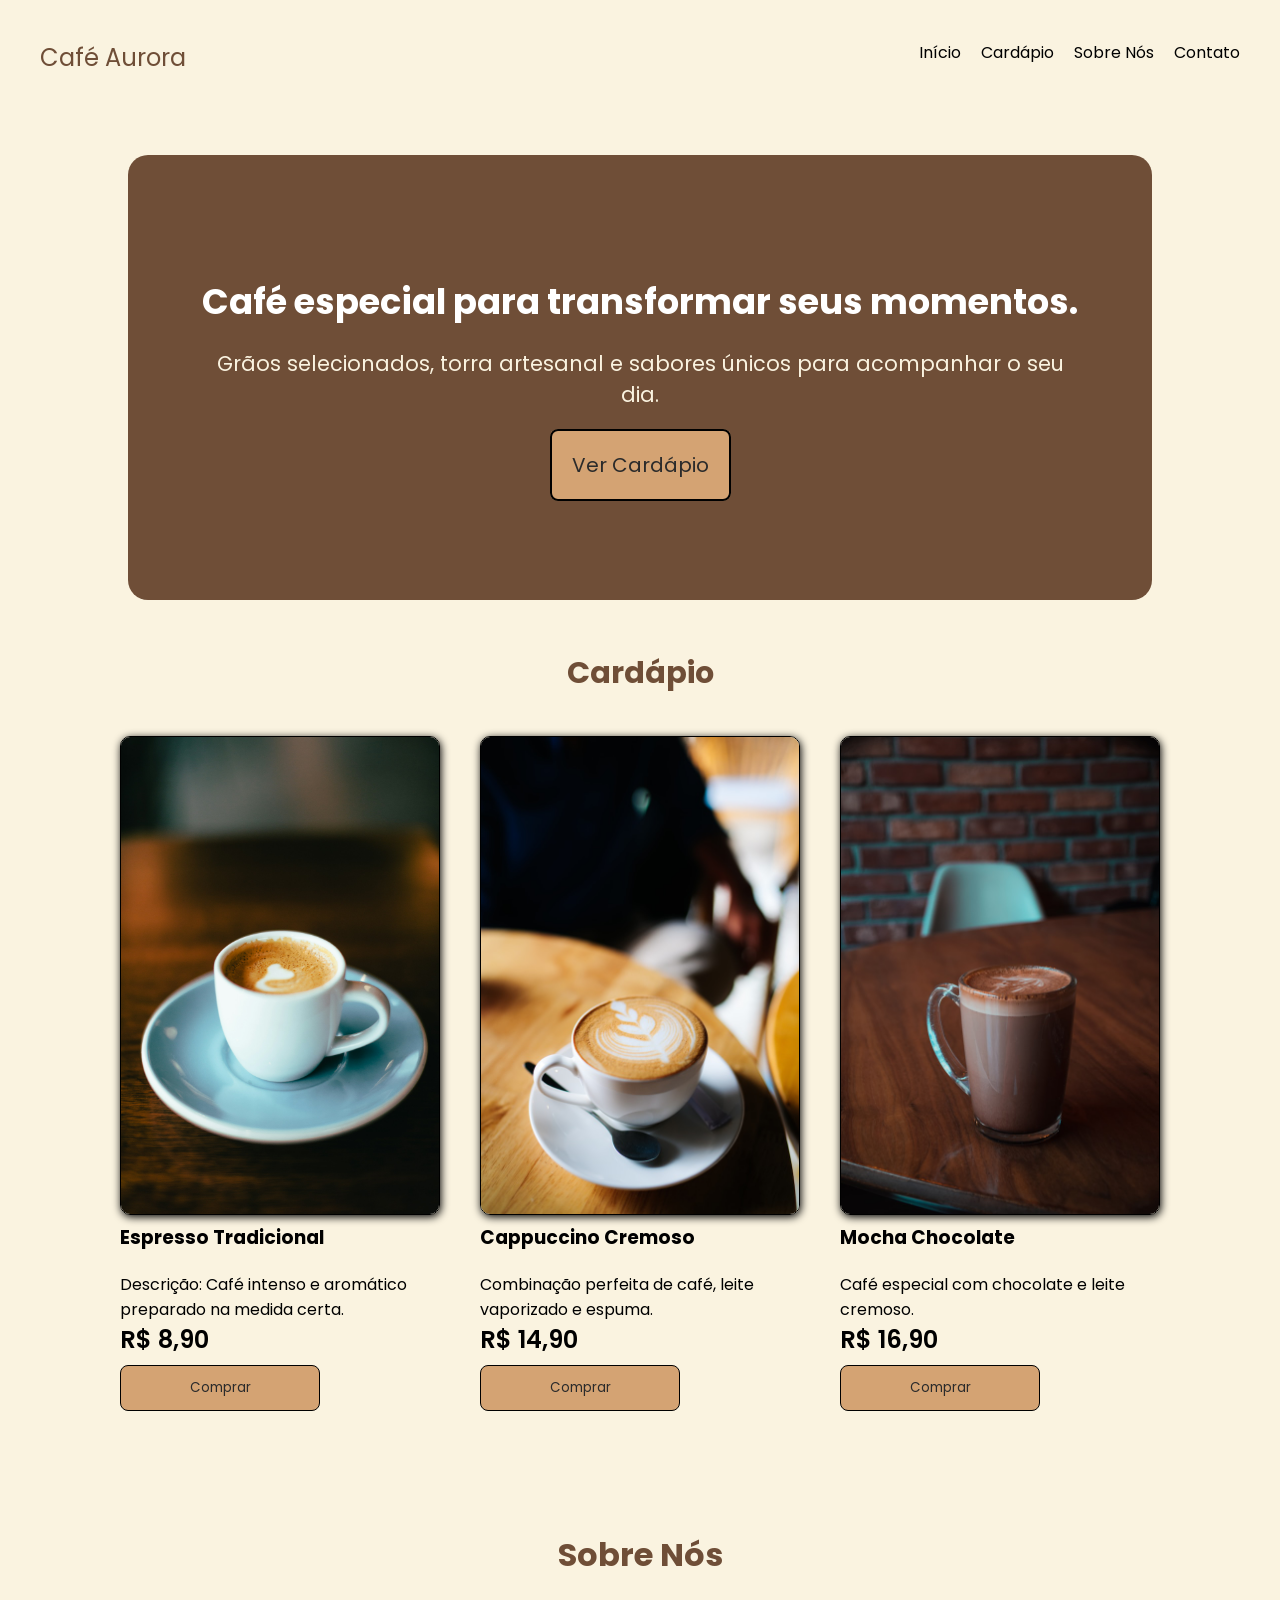
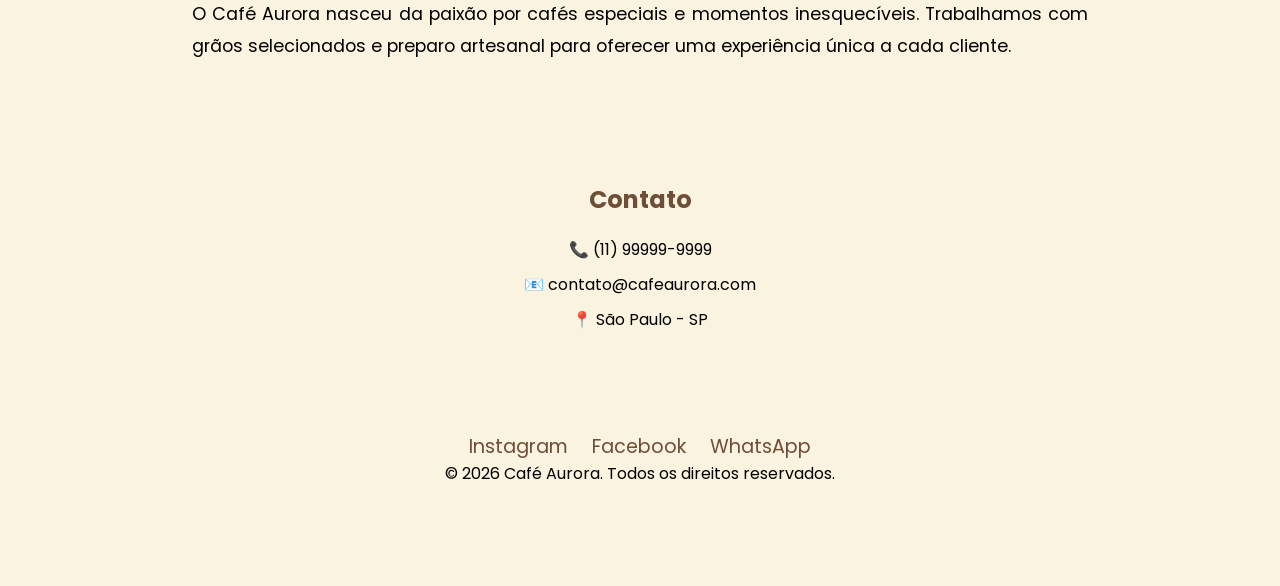
<file: index.html>
<!DOCTYPE html>
<html lang="pt-br">
<head>
    <meta charset="UTF-8">
    <meta name="viewport" content="width=device-width, initial-scale=1.0">
    <title>Cafeteria Aurora</title>
    <link rel="stylesheet" href="estilos/style.css">
    <link rel="preconnect" href="https://fonts.googleapis.com">
    <link rel="preconnect" href="https://fonts.gstatic.com" crossorigin>
    <link href="https://fonts.googleapis.com/css2?family=Poppins:wght@300;400;500;600;700&display=swap" rel="stylesheet">
</head>

<body>
    <header class="menu">
        <p class="nome-loja">Café Aurora</p>
        <nav>
            <ul>
                <li><a href="#inicio">Início</a></li>
                <li><a href="#cardapio">Cardápio</a></li>
                <li><a href="#sobre-nos">Sobre Nós</a></li>
                <li><a href="#contato">Contato</a></li>
            </ul>
        </nav>
    </header>

    <main>

        <section class="hero">
            <h1>Café especial para transformar seus momentos.</h1>
            <p class="descricao-hero">
                Grãos selecionados, torra artesanal e sabores únicos para acompanhar o seu dia.
            </p>
            <a class="botao-hero" href="#cardapio">Ver Cardápio</a>
        </section>

        <section class="cardapio" id="cardapio">
            <h2>Cardápio</h2>
            <div class="container-produtos">
                <article class="produtos">
                    <img src="imagens/cafe-espresso.jpg" alt="Xícara de café espresso tradicional" width="200px">
                    <h3>Espresso Tradicional</h3>
                    <p class="descricao-produto">Descrição: Café intenso e aromático preparado na medida certa.</p>
                    <p class="preco">R$ 8,90</p>
                    <button class="botao-cardapio">Comprar</button>
                </article>

                <article class="produtos">
                    <img src="imagens/cappuccino.jpg" alt="cappuccino-cremoso" width="200px">
                    <h3>Cappuccino Cremoso</h3>
                    <p class="descricao-produto">Combinação perfeita de café, leite vaporizado e espuma.</p>
                    <p class="preco">R$ 14,90</p>
                    <button class="botao-cardapio">Comprar</button>
                </article>

                <article class="produtos">
                    <img src="imagens/mocha-chocolate.jpg" alt="mocha-chocolate" width="200px">
                    <h3>Mocha Chocolate</h3>
                    <p class="descricao-produto">Café especial com chocolate e leite cremoso.</p>
                    <p class="preco">R$ 16,90</p>
                    <button class="botao-cardapio">Comprar</button>
                </article>
            </div>
        </section>

        <section class="sobre-nos" id="sobre-nos">
            <h2>Sobre Nós</h2>
            <p class="descricao-sobre-nos">O Café Aurora nasceu da paixão por cafés especiais e momentos inesquecíveis. Trabalhamos com grãos selecionados e preparo artesanal para oferecer uma experiência única a cada cliente.</p>
        </section>

        <section class="contato" id="contato">
            <h2>Contato</h2>
            <p class="informacoes-contatos">📞 (11) 99999-9999</p>
            <p class="informacoes-contatos">📧 contato@cafeaurora.com</p>
            <p class="informacoes-contatos">📍 São Paulo - SP</p>
        </section>
    </main>

    <footer class="redes-sociais">
        <a href="https://instagram.com/cafeaurora">Instagram</a>
        <a href="https://facebook.com/cafeaurora">Facebook</a>
        <a href="https://wa.me/5511999999999">WhatsApp</a>
        <p>© 2026 Café Aurora. Todos os direitos reservados.</p>
    </footer>
</body>
</html>
</file>
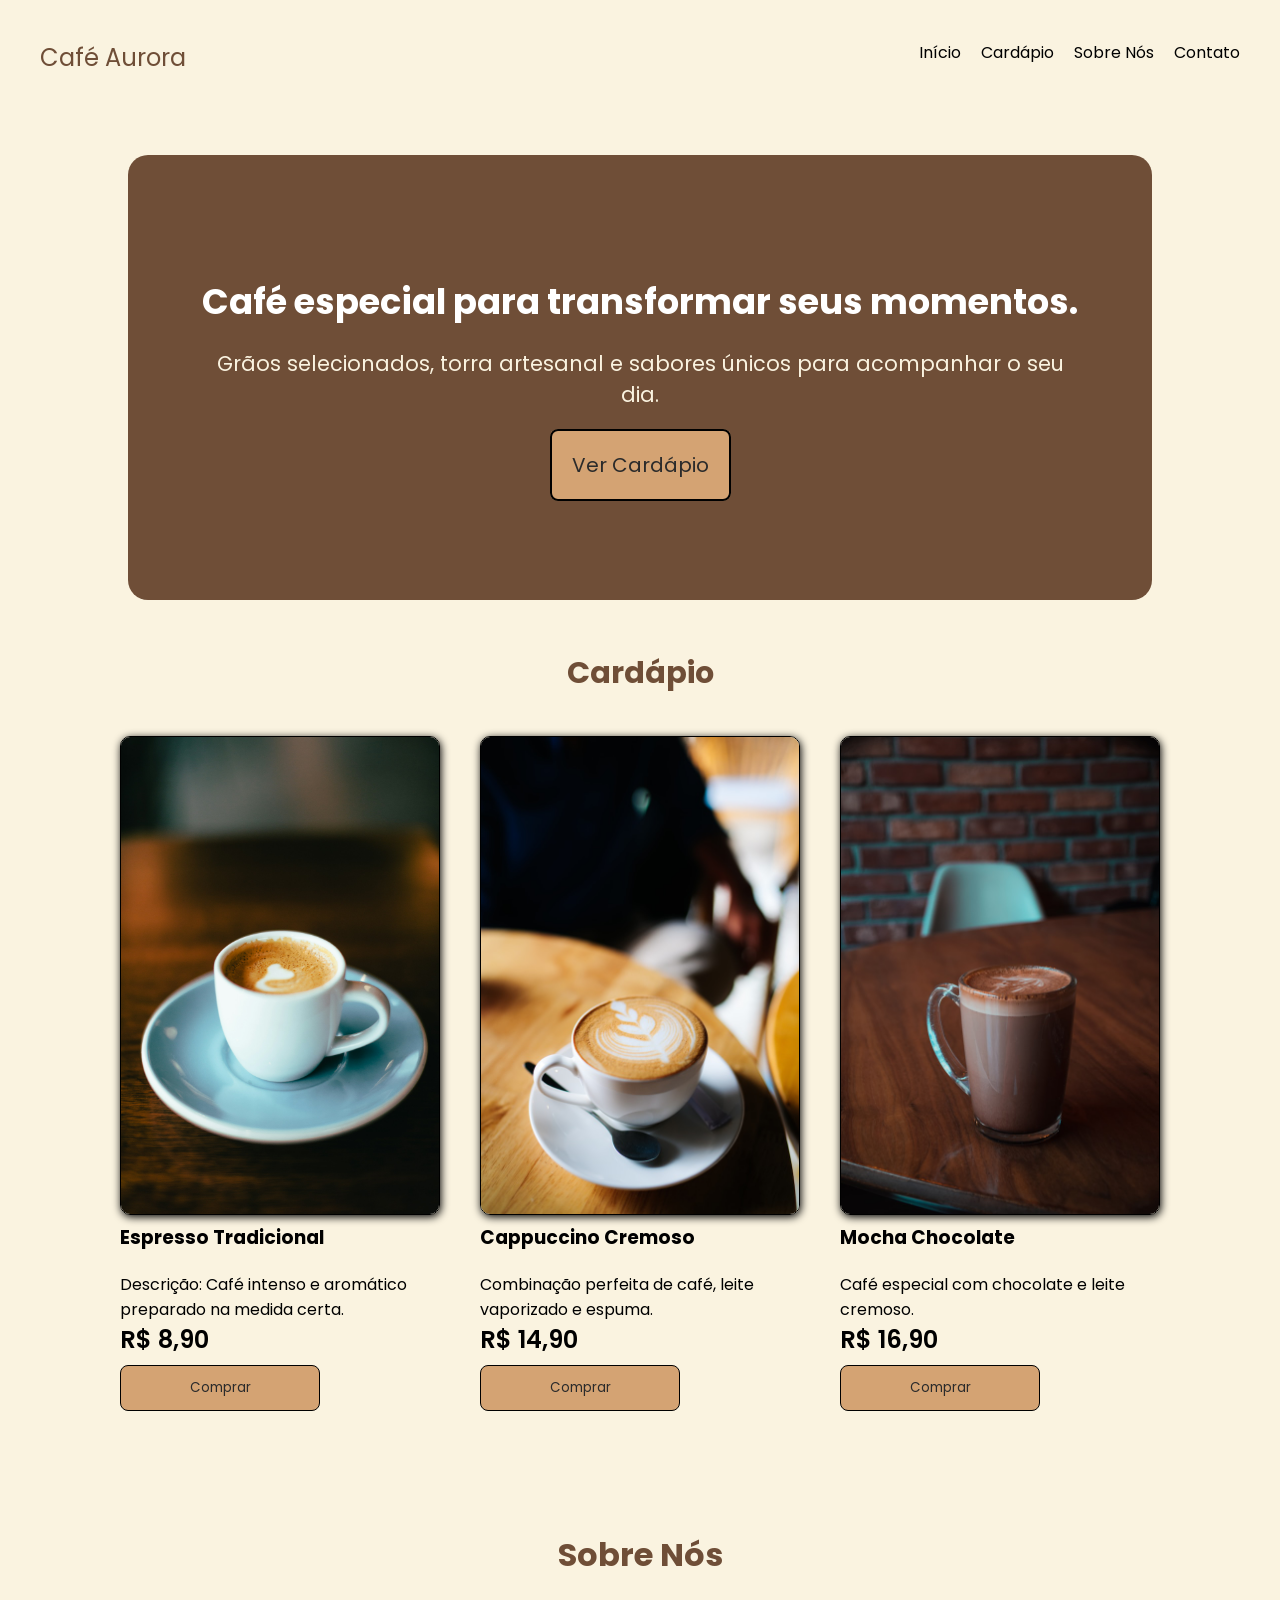
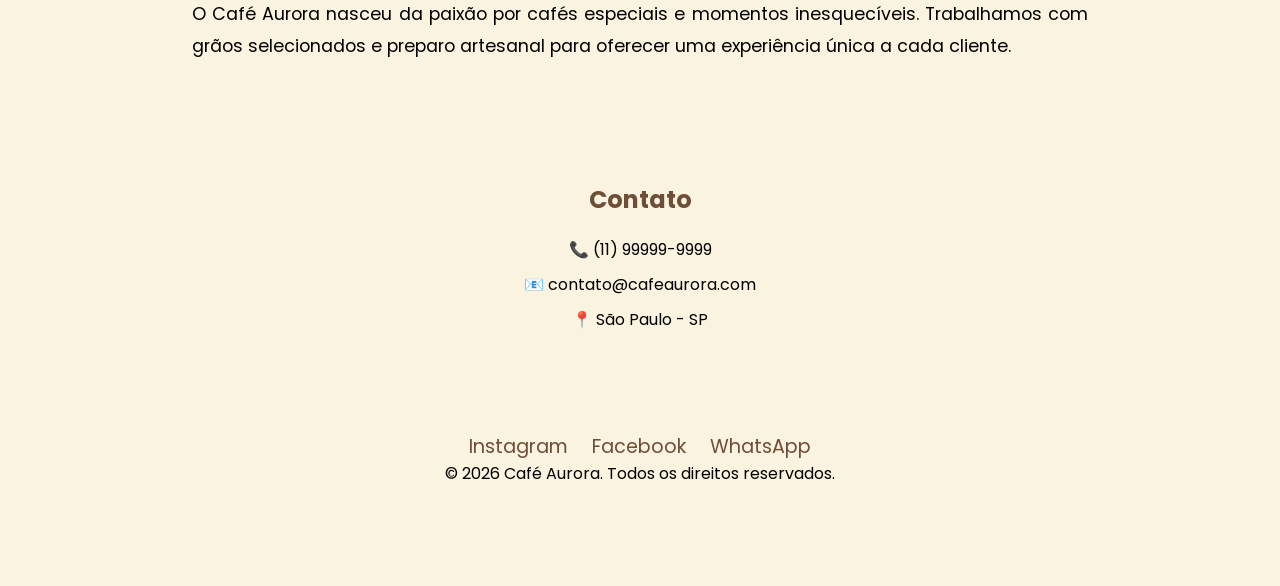
<file: paginas/index.html>
<!DOCTYPE html>
<html lang="pt-br">
<head>
    <meta charset="UTF-8">
    <meta name="viewport" content="width=device-width, initial-scale=1.0">
    <title>Cafeteria Aurora</title>
    <link rel="stylesheet" href="/estilos/style.css">
    <link rel="preconnect" href="https://fonts.googleapis.com">
    <link rel="preconnect" href="https://fonts.gstatic.com" crossorigin>
    <link href="https://fonts.googleapis.com/css2?family=Poppins:wght@300;400;500;600;700&display=swap" rel="stylesheet">
</head>

<body>
    <header class="menu">
        <p class="nome-loja">Café Aurora</p>
        <nav>
            <ul>
                <li><a href="#inicio">Início</a></li>
                <li><a href="#cardapio">Cardápio</a></li>
                <li><a href="#sobre-nos">Sobre Nós</a></li>
                <li><a href="#contato">Contato</a></li>
            </ul>
        </nav>
    </header>

    <main>

        <section class="hero">
            <h1>Café especial para transformar seus momentos.</h1>
            <p class="descricao-hero">
                Grãos selecionados, torra artesanal e sabores únicos para acompanhar o seu dia.
            </p>
            <a class="botao-hero" href="#cardapio">Ver Cardápio</a>
        </section>

        <section class="cardapio" id="cardapio">
            <h2>Cardápio</h2>
            <div class="container-produtos">
                <article class="produtos">
                    <img src="/imagens/cafe-espresso.jpg" alt="Xícara de café espresso tradicional" width="200px">
                    <h3>Espresso Tradicional</h3>
                    <p class="descricao-produto">Descrição: Café intenso e aromático preparado na medida certa.</p>
                    <p class="preco">R$ 8,90</p>
                    <button class="botao-cardapio">Comprar</button>
                </article>

                <article class="produtos">
                    <img src="/imagens/cappuccino.jpg" alt="cappuccino-cremoso" width="200px">
                    <h3>Cappuccino Cremoso</h3>
                    <p class="descricao-produto">Combinação perfeita de café, leite vaporizado e espuma.</p>
                    <p class="preco">R$ 14,90</p>
                    <button class="botao-cardapio">Comprar</button>
                </article>

                <article class="produtos">
                    <img src="/imagens/mocha-chocolate.jpg" alt="mocha-chocolate" width="200px">
                    <h3>Mocha Chocolate</h3>
                    <p class="descricao-produto">Café especial com chocolate e leite cremoso.</p>
                    <p class="preco">R$ 16,90</p>
                    <button class="botao-cardapio">Comprar</button>
                </article>
            </div>
        </section>

        <section class="sobre-nos" id="sobre-nos">
            <h2>Sobre Nós</h2>
            <p class="descricao-sobre-nos">O Café Aurora nasceu da paixão por cafés especiais e momentos inesquecíveis. Trabalhamos com grãos selecionados e preparo artesanal para oferecer uma experiência única a cada cliente.</p>
        </section>

        <section class="contato" id="contato">
            <h2>Contato</h2>
            <p class="informacoes-contatos">📞 (11) 99999-9999</p>
            <p class="informacoes-contatos">📧 contato@cafeaurora.com</p>
            <p class="informacoes-contatos">📍 São Paulo - SP</p>
        </section>
    </main>

    <footer class="redes-sociais">
        <a href="https://instagram.com/cafeaurora">Instagram</a>
        <a href="https://facebook.com/cafeaurora">Facebook</a>
        <a href="https://wa.me/5511999999999">WhatsApp</a>
        <p>© 2026 Café Aurora. Todos os direitos reservados.</p>
    </footer>
</body>
</html>
</file>
<file: estilos/style.css>
@charset "UTF-8";

* {
    margin: 0;
    padding: 0;
    box-sizing: border-box;
    font-family: 'Poppins', sans-serif;
}

html {
    scroll-behavior: smooth;
}

body {
    background-color: #FAF3E0;
}

.menu {
    padding: 40px;
    margin-bottom: 40px;

    display: flex;
    justify-content: space-between;
}

.nome-loja {
    font-size: 1.5rem;
    color:  #6F4E37;
}

nav ul{
    display: flex;
    gap: 20px;
    list-style: none;
}

nav a {
    text-decoration: none;
    color: black;
    transition: color 0.3s ease;
}

nav a:hover {
    color: #D4A373;
}

.hero {
    width: 80%;
    padding: 120px 60px;
    margin: auto;
    margin-bottom: 50px;
    text-align: center;

    background-color:  #6F4E37;

    border-radius: 20px;
}

.hero h1 {
    color: #FFFFFF;
    font-size: 2.2rem;
}

.descricao-hero {
    color: #FAF3E0;

    padding: 20px;
    font-size: 1.3rem;

    margin-bottom: 20px;
}

.botao-hero {
    width: 200px;
    padding: 20px;

    margin-top: 20px;

    font-size: 20px;
    border: 2px solid black;
    border-radius: 8px ;

    background-color: #D4A373;
    color: #2B2B2B;

    transition: 0.5s;
    cursor: pointer;
    text-decoration: none;
}

.botao-hero:hover {
    background-color: #6F4E37;
    color: #FFFFFF;
}

.cardapio h2 {
    text-align: center;
    margin-bottom: 40px;
    font-size: 1.9rem;
    color: #6F4E37;
}

.container-produtos {
    display: flex;
    justify-content: center;
    gap: 40px;
}

.produtos {
    width: 320px;
    display: flex;
    flex-direction: column;
    transition: transform 0.3s ease;
}

.produtos:hover {
    transform: translateY(-5px);
}

.produtos img {
    width: 100%;

    border: 1px solid black;
    border-radius: 10px;
    box-shadow: 1px 2px 8px black ;
}

h3 {
    padding-top: 8px;
}

.descricao-produto {
    font-size: 1.0rem;
    margin-top: 20px;
}

.preco {
    font-size: 1.5rem;
    font-weight: 600;
    margin-bottom: 8px;
}

.botao-cardapio {
    width: 200px;
    padding: 12px;

    border: 1px solid black;
    border-radius: 8px;

    background-color:#D4A373;
    color: #2B2B2B;
}

.botao-cardapio:hover {
    background-color: #6F4E37;
    color: #FFFFFF;
    cursor: pointer;
}

.sobre-nos  {
    width: 70%;
    margin: 120px auto;
    text-align: justify;
}

.sobre-nos h2 {
    text-align: center;
    font-size: 2rem;
    color: #6F4E37;

    margin-bottom: 20px;
}

.sobre-nos p {
    font-size: 1.1rem;
    line-height: 1.8;
}

.contato {
    text-align: center;
}

.contato h2 {
    margin-bottom: 20px;
    color: #6F4E37;
}

.contato .informacoes-contatos {
    margin-bottom: 10px;
    color: black;
}

.redes-sociais {
    width: 70%;
    margin: 100px auto;
    text-align: center;
}

.redes-sociais a {
    font-size: 1.2rem;
    padding: 10px;
    text-decoration: none;
    color: #6F4E37;

    transition: transform 0.3s ease;
}

.redes-sociais a:hover {
    color: black;
    transform: translateY(-10px);
}

@media (max-width: 768px) {

    .menu {
        padding: 20px;
        margin-bottom: 40px;
    }

    .nome-loja {
        font-size: 1.2rem;
    }

    nav ul{
        gap: 15px;
    }

    .hero {
        width: 80%;
        padding: 80px 20px;
    }

    .hero h1 {
        font-size: 1.8rem;
    }

    .descricao-hero {
        font-size: 1.1rem;
        margin-bottom: 10px;
    }

    .container-produtos {
        align-items: center;
        flex-direction: column;
    }

    .produtos {
        width: 250px;
    }

    .container-produtos h3 {
        font-size: 1.3rem;
    }

}

@media (max-width: 375px) {
    
    .menu {
        padding: 13px;
    }

    .menu p {
        font-size: 1.2rem;
    }

    nav ul {
        font-size: 15px;
        gap: 20px;
    }

    .hero {
        padding: 30px 30px;
    }

    .hero h1 {
        font-size: 1.3rem;
    }

    .hero .descricao-hero {
        font-size: 1.1rem;
    }

    .botao-hero {
        padding: 12px;
    }

}
</file>
